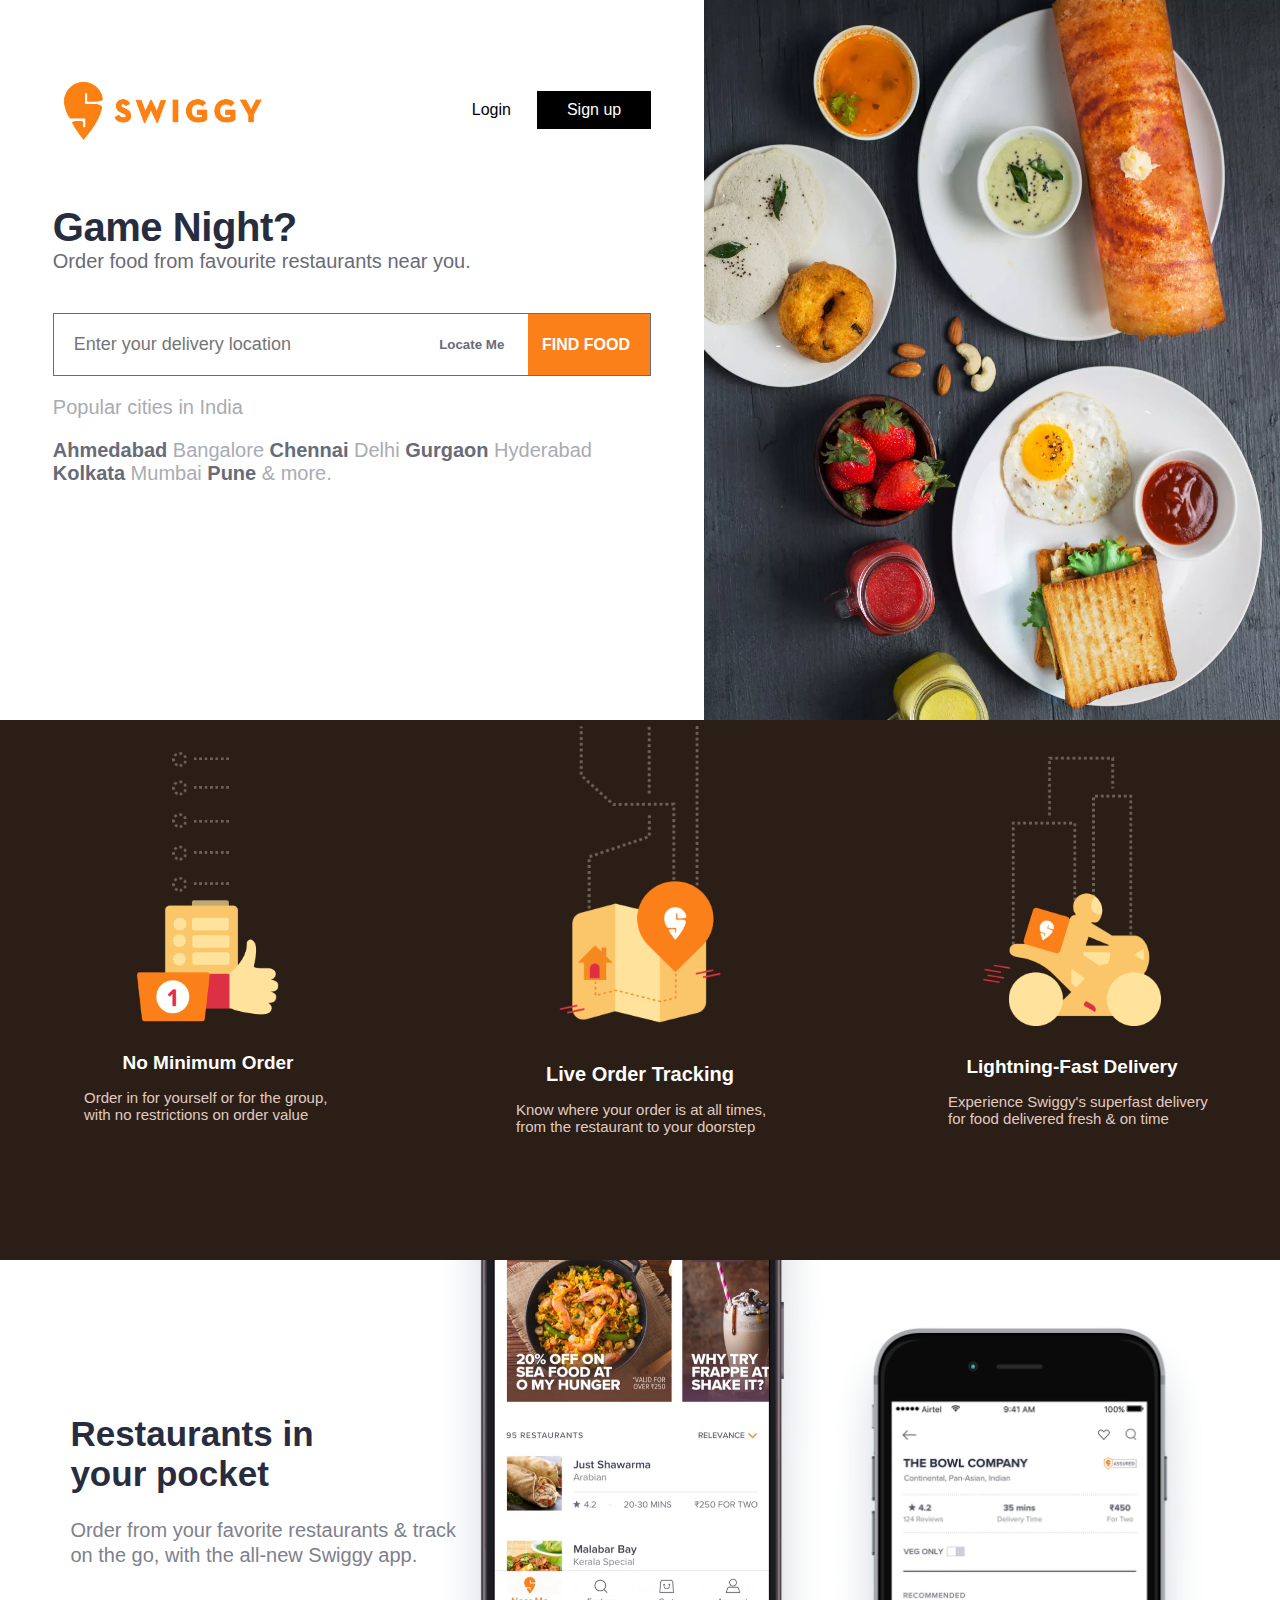
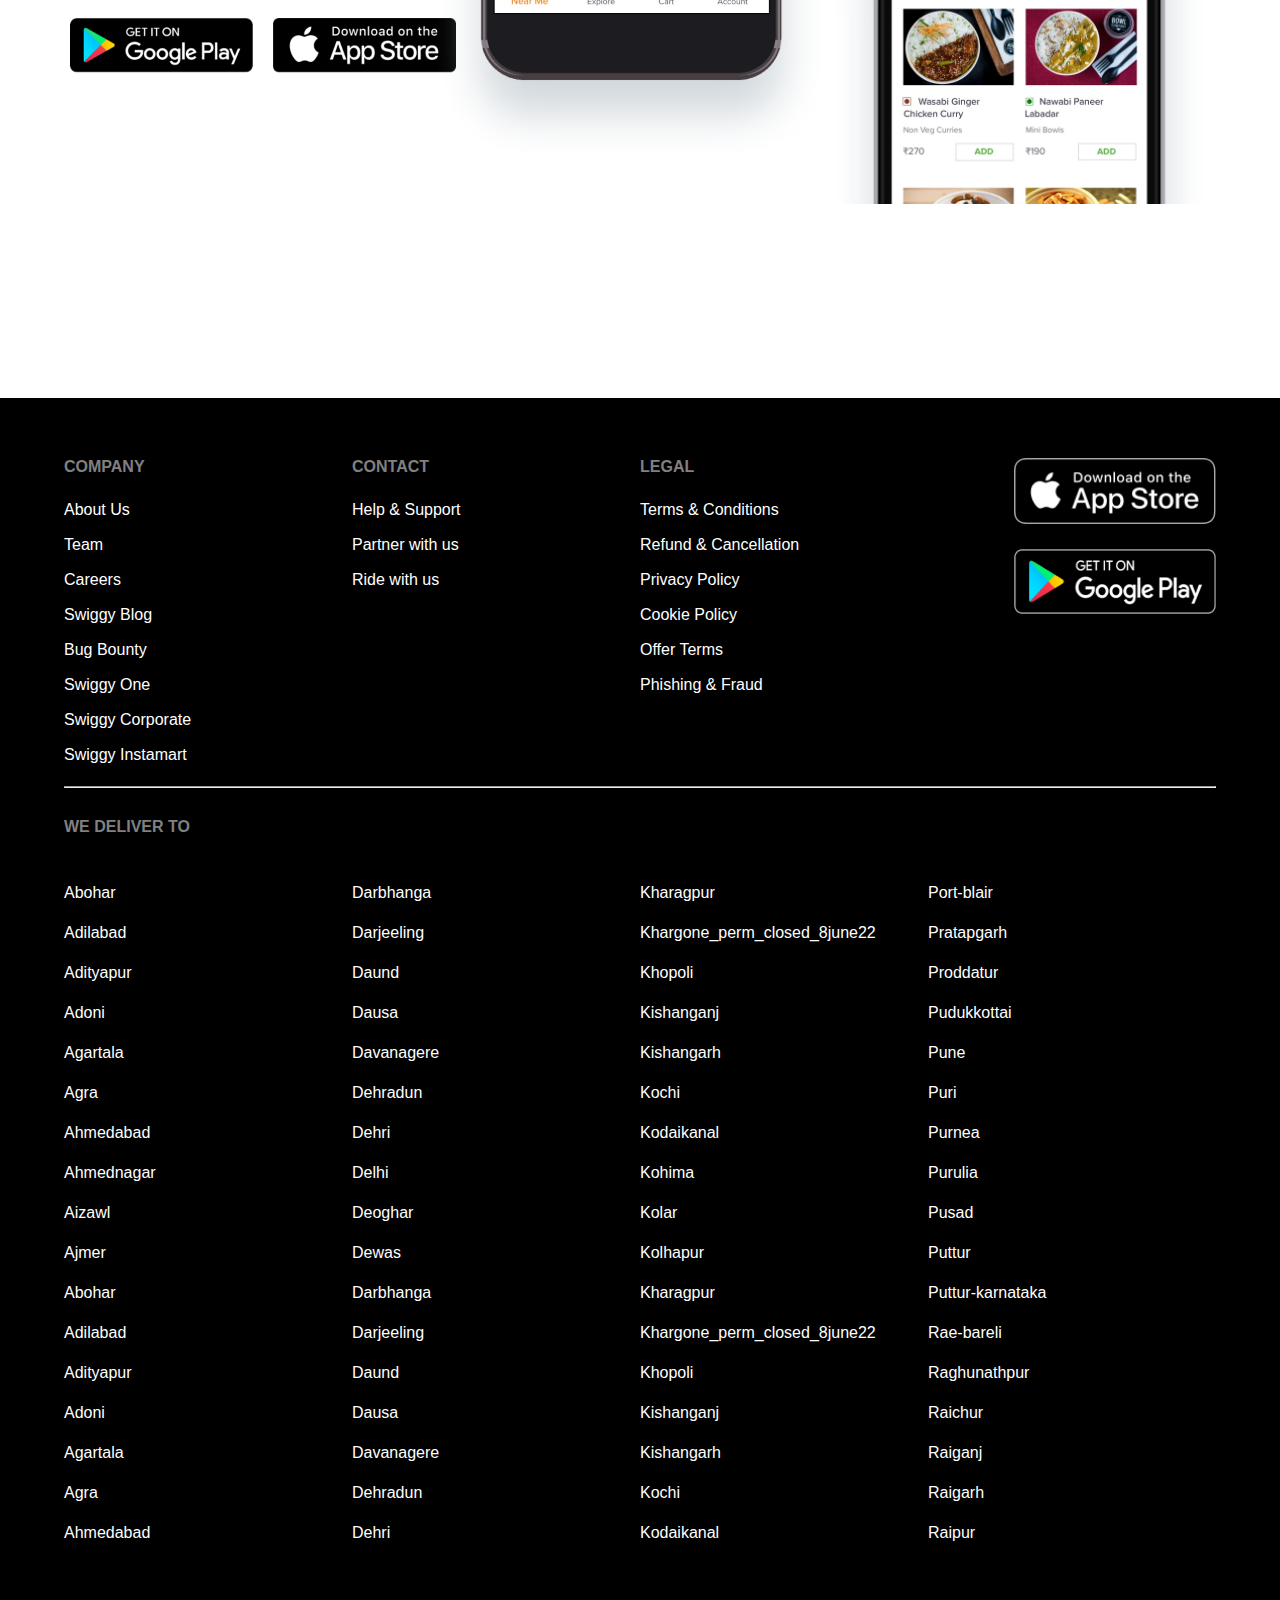
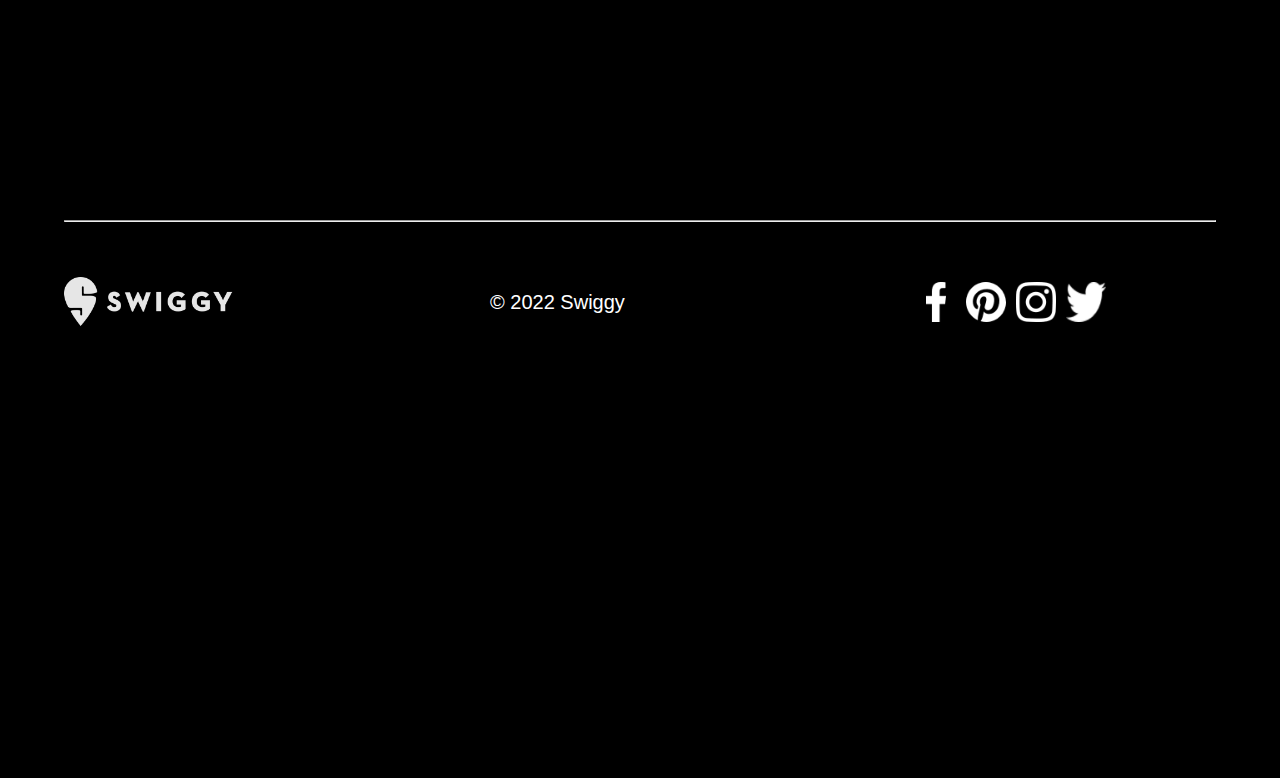
<file: index.html>
<!DOCTYPE html>
<html lang="en">
<head>
    <meta charset="UTF-8">
    <meta http-equiv="X-UA-Compatible" content="IE=edge">
    <meta name="viewport" content="width=device-width, initial-scale=1.0">
    <title>Swiggy-Clone</title>

    <link rel="stylesheet" href="swiggy.css">
   <link rel="shortcut icon" href="./Images/swiggy logo.jpg" type="image/x-icon">
</head>

<body>

    <main>
 
        <!-- Header Part Left -->

        <div class="main-header">

            <div class="header-left">

                <div class="hearder-inner-area">

                <div class="heading">

                    <div class="logo"><img src="./Images/swiggy main log.png"
                         alt="" width="200px"></div>

                    <div class="header-btn">
                        <button class="btn">Login</button>
                        <button class="btn sign-up">Sign up</button>
                    </div>

                </div>


                <div class="main-center">
                    <article>
                        <h1 class="main-heading">Game Night?</h1>

                        <p class="sub-title">Order food from favourite restaurants near you.</p>
                        
                        <div class="search-area-border">

                        <input class="search-location" type="text" placeholder="Enter your delivery location">

                        <button class="search-btn">
                            Locate Me
                        </button>

                        <button class="search-btn find-food">
                            FIND FOOD
                        </button>
                    </div>

                    <P class="city">Popular cities in India</P>

                   <b><P>   Ahmedabad</b>  Bangalore <b> Chennai</b>
                        Delhi <b> Gurgaon</b> Hyderabad <b> Kolkata</b>
                        Mumbai <b>Pune</b>  & more.</P></b> 

                    </article>
                </div>

            </div>
        </div>


         <!-- Header Part Right -->

            <div class="header-right">

                <img class="header-img" src="./Images/bg img.webp" alt="">
                 
            </div>

        </div>
        
    </main>






    <!-- Middle Section -->

    
    <div class="middle-section">

        <div class="middle-area">

            <!-- logo 1 -->

            <div class="number-one">

               <img class="middle-img-one" src="./Images/img2.webp" alt="">

               <div class="middle-heading-one">No Minimum Order</div>

               <div class="middle-para-one"> 
                    Order in for yourself or for the group,
                    with no restrictions on order value</div>


            </div>


                <!-- logo 2 -->


            <div class="number-two">


                <img class="middle-img-two" src="./Images/img1.webp" alt="">
 
                <div class="middle-heading-two">Live Order Tracking</div>
 
                <div class="middle-para-two"> 
                    Know where your order is at all times, from the restaurant to your doorstep</div>

                
            </div>


            <div class="number-three">

                <img class="middle-img-three" src="./Images/img3.webp" alt="">
 
                <div class="middle-heading-three">Lightning-Fast Delivery</div>
 
                <div class="middle-para-three"> 
                    Experience Swiggy's superfast delivery 
                    for food delivered fresh & on time</div>
                
            </div>



        </div>

    </div>







    <!-- Bottom Section-->


    <div class="bottom-section">

        <div class="bottom-area">

         <div class="bottom-inner-area">

            <div>
                <h1 class="bottom-heading">Restaurants in your pocket</h1>
            </div>

            <div class="bottom-para">
                Order from your favorite restaurants
                 & track on the go, with the all-new Swiggy app.
            </div>

            <div class="img-button-area">
                <img class="playstore-img" src="./Images/playstorebtn.webp" alt="">
                <img class="apple-img" src="./Images/applebtnimg.webp" alt="">    
            </div>

        </div>

            <div class="mobile-img-area">
            <img src="./Images/pn1.webp" class="mobile-img-one" width="400px" height="500px" alt="">
            
            <img src="./Images/pn2.webp" class="mobile-img-two" width="400px" height="485px" alt="">
        </div>



        </div>

    </div>


    

    <!-- Footer Section -->



    <div class="footer-section">

        <div class="footer-area">



            <div class="footer-one">

                <div class="footer-company-area">

                    <div class="company-title">COMPANY</div>

                    <ul>
                        <li class="ul-list">About Us</li>
                        <li class="ul-list">Team</li>
                        <li class="ul-list">Careers</li>
                        <li class="ul-list">Swiggy Blog</li>
                        <li class="ul-list">Bug Bounty</li>
                        <li class="ul-list">Swiggy One</li>
                        <li class="ul-list">Swiggy Corporate</li>
                        <li class="ul-list">Swiggy Instamart</li>
                    </ul>

                </div>




                <div class="footer-contact-area">

                    <div class="contact-title">CONTACT</div>

                    <ul>
                        <li class="contact-list">Help & Support</li>
                        <li class="contact-list">Partner with us</li>
                        <li class="contact-list">Ride with us</li>
                    </ul>

                </div>







                <div class="footer-legal-area">

                    <div class="legal-title">LEGAL</div>

                    <div>
                    <ul>
                        <li class="legal-list">Terms & Conditions</li>
                        <li class="legal-list">Refund & Cancellation</li>
                        <li class="legal-list">Privacy Policy</li>
                        <li class="legal-list">Cookie Policy</li>
                        <li class="legal-list">Offer Terms</li>
                        <li class="legal-list">Phishing & Fraud</li>
                    </ul></div>

                </div>





                <div class="footer-applink-area">

                    <div class="footer-app-img">
                        <img src="./Images/apple1.webp" width="70%" alt="">

                        <img class="playbtn-img" src="./Images/play1.webp" width="70%" alt="">
                    </div>

                </div>

            </div>

            <hr>



            <!-- 2nd footer part -->

            <div class="footer-second-area">

                <h4>WE DELIVER TO</h4>

                <div class="footer-location-area">

                    <div class="footer-location-1">

                        <ul>
                            <li class="footer-list">Abohar</li>
                            <li class="footer-list">Adilabad</li>
                            <li class="footer-list">Adityapur</li>
                            <li class="footer-list">Adoni</li>
                            <li class="footer-list">Agartala</li>
                            <li class="footer-list">Agra</li>
                            <li class="footer-list">Ahmedabad</li>
                            <li class="footer-list">Ahmednagar</li>
                            <li class="footer-list">Aizawl</li>
                            <li class="footer-list">Ajmer</li>
                            <li class="footer-list">Abohar</li>
                            <li class="footer-list">Adilabad</li>
                            <li class="footer-list">Adityapur</li>
                            <li class="footer-list">Adoni</li>
                            <li class="footer-list">Agartala</li>
                            <li class="footer-list">Agra</li>
                            <li class="footer-list">Ahmedabad</li>
                        </ul>

                    </div>


                    <!-- Footer List 2 -->


                    <div class="footer-location-2">

                        <ul>
                            <li class="footer-list">Darbhanga</li>
                            <li class="footer-list">Darjeeling</li>
                            <li class="footer-list">Daund</li>
                            <li class="footer-list">Dausa</li>
                            <li class="footer-list">Davanagere</li>
                            <li class="footer-list">Dehradun</li>
                            <li class="footer-list">Dehri</li>
                            <li class="footer-list">Delhi</li>
                            <li class="footer-list">Deoghar</li>
                            <li class="footer-list">Dewas</li>
                            <li class="footer-list">Darbhanga</li>
                            <li class="footer-list">Darjeeling</li>
                            <li class="footer-list">Daund</li>
                            <li class="footer-list">Dausa</li>
                            <li class="footer-list">Davanagere</li>
                            <li class="footer-list">Dehradun</li>
                            <li class="footer-list">Dehri</li>
                        </ul>

                    </div>

                    <div class="footer-location-3">

                        <ul>
                        <li class="footer-list">Kharagpur</li>
                        <li class="footer-list">Khargone_perm_closed_8june22</li>
                        <li class="footer-list">Khopoli</li>
                        <li class="footer-list">Kishanganj</li>
                        <li class="footer-list">Kishangarh</li>
                        <li class="footer-list">Kochi</li>
                        <li class="footer-list">Kodaikanal</li>
                        <li class="footer-list">Kohima</li>
                        <li class="footer-list">Kolar</li>
                        <li class="footer-list">Kolhapur</li>
                        <li class="footer-list">Kharagpur</li>
                        <li class="footer-list">Khargone_perm_closed_8june22</li>
                        <li class="footer-list">Khopoli</li>
                        <li class="footer-list">Kishanganj</li>
                        <li class="footer-list">Kishangarh</li>
                        <li class="footer-list">Kochi</li>
                        <li class="footer-list">Kodaikanal</li>
                    </ul>
                       




                    </div>

                    <div class="footer-location-4">

                        <ul>
                            <li class="footer-list">Port-blair</li>
                            <li class="footer-list">Pratapgarh</li>
                            <li class="footer-list">Proddatur</li>
                            <li class="footer-list">Pudukkottai</li>
                            <li class="footer-list">Pune</li>
                            <li class="footer-list">Puri</li>
                            <li class="footer-list">Purnea</li>
                            <li class="footer-list">Purulia</li>
                            <li class="footer-list">Pusad</li>
                            <li class="footer-list">Puttur</li>
                            <li class="footer-list">Puttur-karnataka</li>
                            <li class="footer-list">Rae-bareli</li>
                            <li class="footer-list">Raghunathpur</li>
                            <li class="footer-list">Raichur</li>
                            <li class="footer-list">Raiganj</li>
                            <li class="footer-list">Raigarh</li>
                            <li class="footer-list">Raipur</li>
                        </ul>

                    </div>
                    
                </div>

                <!-- 3rd Footer -->

                <div class="third-footer-3">
                <hr>

                <div class="footer-copyright-area">

                    <div class="footer copyright-logo">
                        
                        <img class="swiggy-bottom-logo" src="./Images/swiggy bottom logo.webp" alt="">

                    </div>

                    <div class="footer copyright-section">

                        <span class="copyright">© 2022 Swiggy</span>

                    </div>

                    <div class="footer copyright-link">

                        <!-- <ul class="last-logo"> -->
                            <!-- <li class="f-link">https://fb.com</li> -->
                            <img class="last-logo" src="./Images/fb logo.webp"  height="40px" alt="">
                            <img class="last-logo" src="./Images/pin logo.webp" height="40px" alt="">
                            <img class="last-logo" src="./Images/insta logo.webp" height="40px" alt="">
                            <img class="last-logo" src="./Images/twt logo.webp"   height="40px" alt="">
                        <!-- </ul> -->

                    </div>

                </div>
            </div>

            </div>
        </div>

    </div>




    
</body>

</html>
</file>
<file: swiggy.css>
body {
  margin: 0px;
  box-sizing: border-box;
  font-family: Arial, Helvetica, sans-serif;
}

p {
  color: #a9abb2;
  font-size: 20px;
}

b {
  color: #686b78;
}

h1 {
  color: #282c3f;
  font-family: Arial, Helvetica, sans-serif;
}

/* Header Part Right*/

.header-right {
  /* border: 2px solid yellow; */
  width: 45%;
  height: 80vh;

  display: flex;
  justify-content: center;
  align-items: center;
  flex-wrap: nowrap;
}

.header-img {
  width: 45vw;
  height: 100%;
}

/* Header Part Left*/

.main-header {
  /* border: 2px solid red; */
  width: 100%;
  height: 80vh;

  display: flex;
}

.header-left {
  /* border: 2px solid green; */
  width: 55%;
  height: 80vh;

  display: flex;
  justify-content: center;
  align-items: center;
}

.hearder-inner-area {
  /* border: 2px solid magenta; */
  width: 85%;
  height: 60vh;
  margin-bottom: 50px;

  display: flex;
  flex-direction: column;
  flex-wrap: nowrap;
}

.heading {
  /* border: 2px solid red; */
  width: 100%;
  height: 10vh;

  display: flex;
  justify-content: space-between;
  align-items: center;
}

.logo {
  color: #fc8019;
  margin: 10px;
  margin-top: 20px;
  font-size: 32px;
  font-weight: bold;
}

.header-btn {
  /* border: 2px yellow solid; */
  color: red;
  margin-top: px;

  display: flex;
  justify-content: center;
  align-items: center;
}

.btn {
  border: none;
  background: transparent;
  font-size: 16px;
  font-weight: 900px;
  padding: 10px;
  cursor: pointer;
}

.sign-up {
  background: black;
  color: white;
  font-size: 16px;
  font-weight: 900px;
  border: none;
  margin-left: 16px;
  margin-right: 0px;
  padding: 10px 30px;
  cursor: pointer;
}

.main-heading {
  margin-top: 50px;
  margin-bottom: 0;
  font-size: 40px;
  font-weight: 600;
  letter-spacing: -0.45px;
}

.sub-title {
  margin-top: 0px;
  margin-bottom: 40px;
  color: #686b78;
}

.search-area-border {
  border: 1px solid #686b78;
  /* width: 50%; */

  display: flex;
}

.search-location {
  border: none;
  width: 90%;
  padding: 20px;
  font-size: 18px;
}

.search-btn {
  background: transparent;
  border: none;
  width: 30%;
  font-weight: bold;
  color: #686b78;
  cursor: pointer;
}

.find-food {
  color: white;
  background-color: #fc8019;
  width: 200px;
  padding-left: 0px;
  font-size: 16px;
  font-family: Arial, Helvetica, sans-serif;
}

.city {
  color: #a9abb2;
}

/* Middle-Section */

.middle-section {
  /* border: 2px solid red; */
  width: auto;
  height: 60vh;
  background-color: #2b1e16;
  display: flex;
  /* align-items: center; */
  justify-content: center;
}

.middle-area {
  /* border: 2px solid yellow; */
  width: 90%;
  height: 100%;

  display: flex;
  justify-content: space-between;
}

.number-one {
  /* border: 2px solid green; */
  width: 25%;
  height: 80%;
  display: flex;
  flex-direction: column;
  justify-content: center;
  align-items: center;
}

.middle-img-one {
  /* border: 2px solid red; */
  height: 30vh;
  margin-top: 3px;
}

.middle-heading-one {
  color: white;
  font-weight: bold;
  font-size: 19px;
  margin-top: 30px;
}

.middle-para-one {
  /* border: 2px solid darkred; */
  /* width: 10px; */
  padding-left: 20px;
  margin-top: 15px;
  color: #e0cbc1;
  font-size: 15px;
}

/* logo 2 */

.number-two {
  /* border: 2px solid green; */
  width: 25%;
  height: 80%;
  display: flex;
  flex-direction: column;
  justify-content: center;
  align-items: center;
}

.middle-img-two {
  /* border: 2px solid red; */
  height: 33vh;
  margin-top: -12px;
}

.middle-heading-two {
  color: white;
  font-weight: bold;
  font-size: 20px;
  margin-top: 40px;
}

.middle-para-two {
  /* border: 2px solid darkred; */
  /* width: 10px; */
  padding-left: 20px;
  margin-top: 15px;
  color: #e0cbc1;
  font-size: 15px;
}

/* logo 3 */

.number-three {
  /* border: 2px solid green; */
  width: 25%;
  height: 80%;
  display: flex;
  flex-direction: column;
  justify-content: center;
  align-items: center;
}

.middle-img-three {
  /* border: 2px solid red; */
  height: 30vh;
  margin-top: 10px;
}

.middle-heading-three {
  color: white;
  font-weight: bold;
  font-size: 19px;
  margin-top: 30px;
}

.middle-para-three {
  /* border: 2px solid darkred; */
  /* width: 10px; */
  padding-left: 20px;
  margin-top: 15px;
  color: #e0cbc1;
  font-size: 15px;
}

/* Bottom Section */

.bottom-section {
  /* border: 1px solid darkblue; */
  width: auto;
  height: 82vh;
  display: flex;
  justify-content: center;
}

.bottom-area {
  /* border: 2px solid yellow; */
  width: 89%;
  height: 100%;

  display: flex;
  flex-direction: row;
  /* justify-content: center; */
  /* align-items: ; */
}

.bottom-inner-area {
  /* border: 2px solid red; */
  display: inline-block;
  width: 40%;
  /* justify-content: start; */
  /* align-items: center; */

  /* margin-right: 170px; */

  /* padding-right: 110px;     */
}

.bottom-heading {
  /* border: 2px solid rgb(235, 235, 18); */
  width: 300px;
  /* height: 90px; */
  margin-top: 40%;
  font-size: 35px;
}

.bottom-para {
  /* border: 2px solid darkmagenta; */
  width: 100%;
  color: #7e808c;
  margin-bottom: 50px;
  font-size: 20px;
  font-weight: 100px;
  line-height: 25px;
}

.img-button-area {
  display: flex;
  justify-content: space-between;
}

.playstore-img {
  height: 55px;
}

.apple-img {
  height: 55px;
}

.mobile-img-area {
  /* border: 2px solid darkgreen; */
  display: flex;
  justify-content: end;
  width: 60%;
  padding-left: 70px;
}

.mobile-img-one {
  /* margin-left: 100px; */
  height: 500px;
  width: 400px;
}

.mobile-img-two {
  margin-top: 59px;
  /* margin-left: 89px; */
}

/* Footer-Section */

.footer-section {
  /* border: 2px solid darkred; */
  width: auto;
  height: 220vh;
  background-color: rgb(0, 0, 0);
  display: flex;
  justify-content: center;
}

.footer-area {
  /* border: 3px solid red; */
  height: 219vh;
  width: 90%;
}

.footer-one {
  /* border: 2px solid yellow; */
  margin-top: 60px;
  width: 100%;
  height: 320px;

  display: flex;
}

.footer-company-area {
  /* border: #fc8019 2px solid; */
  width: 25%;
  height: 100%;
}

.company-title,
.contact-title,
.legal-title {
  color: #808080;
  font-weight: bold;
  display: flex;
}

ul {
  /* border:  2px solid red; */
  display: flex;
  flex-direction: column;
  justify-content: flex-start;
  padding: 0px;
  /* align-items: flex-start; */
  position: absolute;

  /* margin-right: 100px; */
  margin-left: 0px;
}

.ul-list {
  /* border: 1px solid blue; */
  color: white;
  text-decoration: none;
  list-style: none;
  line-height: 35px;
  /* margin-right: 60px; */
  margin-left: 0px;
  display: flex;
  /* flex-direction: column; */
  justify-content: start;
}

/* contact  */

.footer-contact-area {
  /* border: #fc8019 2px solid; */
  width: 25%;
  height: 100%;
}

.contact-list {
  /* border: 1px solid blue; */
  color: white;
  text-decoration: none;
  list-style: none;
  line-height: 35px;
  margin-right: 10px;
  margin-left: 0px;
}

/* legal */

.footer-legal-area {
  /* border: #fc8019 2px solid; */
  width: 25%;
  height: 100%;
}

.footer-applink-area {
  /* border: #fc8019 2px solid; */
  width: 25%;
  height: 100%;
}

.legal-list {
  /* border: 1px solid blue; */
  color: white;
  text-decoration: none;
  list-style: none;
  line-height: 35px;
  margin-right: 10px;
  margin-left: 0px;
}

.footer-app-img {
  display: flex;
  flex-direction: column;
  align-items: flex-end;
}

.playbtn-img {
  padding-top: 25px;
}

/* footer second  */

.footer-second-area {
  /* border: 2px solid gold; */
  width: 100%;
  height: 110vh;
}

h4 {
  color: #808080;
  font-weight: bold;
  margin-top: 30px;
}

.footer-location-area {
  /* border: 2px solid darkgreen; */
  width: 100%;
  height: 100vh;

  display: flex;
}

.footer-location-1 {
  /* border: 2px solid magenta; */
  width: 25%;
  height: 100%;
}

.footer-list {
  /* border: 2px solid white; */
  color: white;
  list-style: none;
  line-height: 40px;
}

.footer-location-2 {
  /* border: 2px solid magenta; */
  width: 25%;
  height: 100%;
}

.footer-location-3 {
  /* border: 2px solid magenta; */
  width: 25%;
  height: 100%;
}

.footer-location-4 {
  /* border: 2px solid magenta; */
  width: 25%;
  height: 100%;
}

/* 3rd footer */

.third-footer-3 {
  margin-top: 7vh;
  /* border: 2px solid darkmagenta; */
  width: 100%;
  height: 30vh;
}

.footer-copyright-area {
  margin-top: 30px;
  /* border: 2px solid green; */
  width: 100%;
  height: 80%;
  display: flex;
  flex-direction: row;
  justify-content: space-between;
}

.footer {
  /* border: 2px solid red; */
  width: 300px;
  height: 100px;
  display: flex;
  justify-content: start;
  align-items: center;
}

.swiggy-bottom-logo {
  height: 50px;
}

.copyright {
  color: white;
  font-size: 20px;
}

.f-link {
  color: white;
}

.last-logo {
  align-items: flex-end !important;
  margin-right: 10px;
}
</file>
